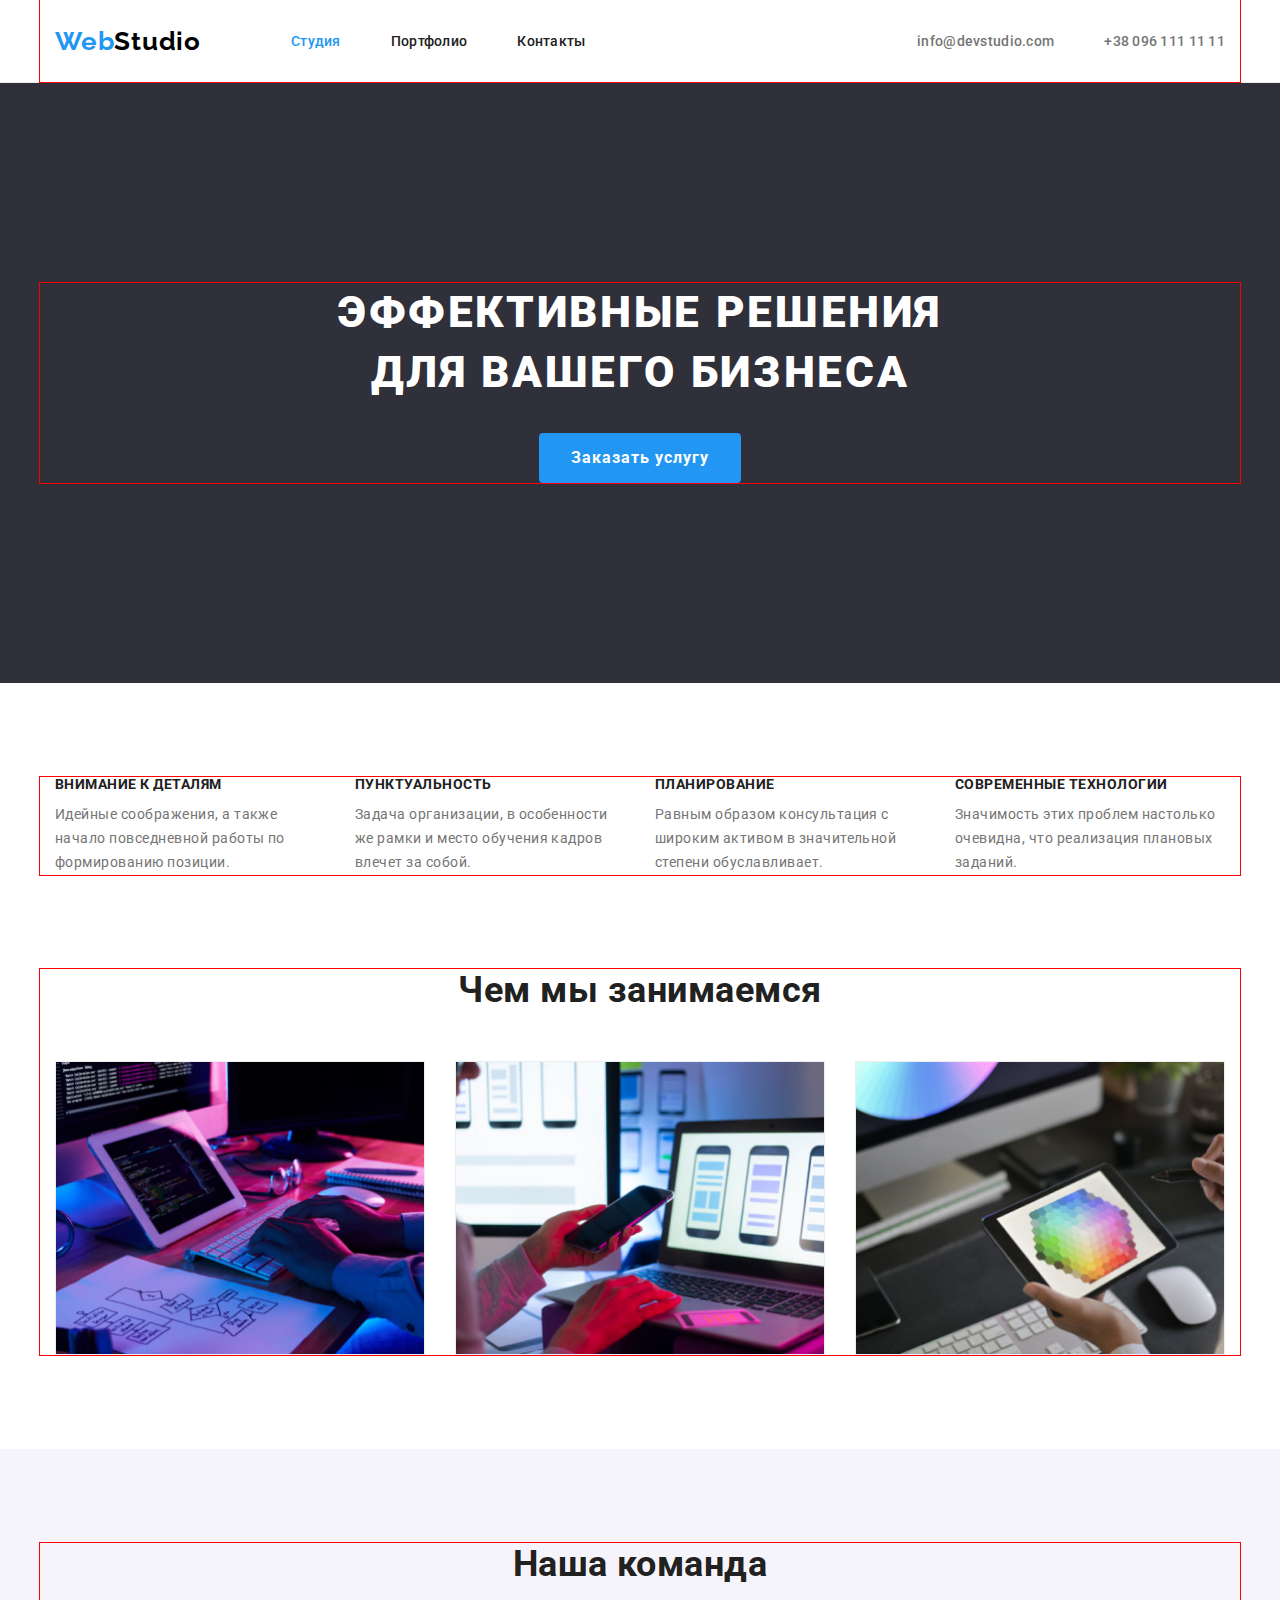
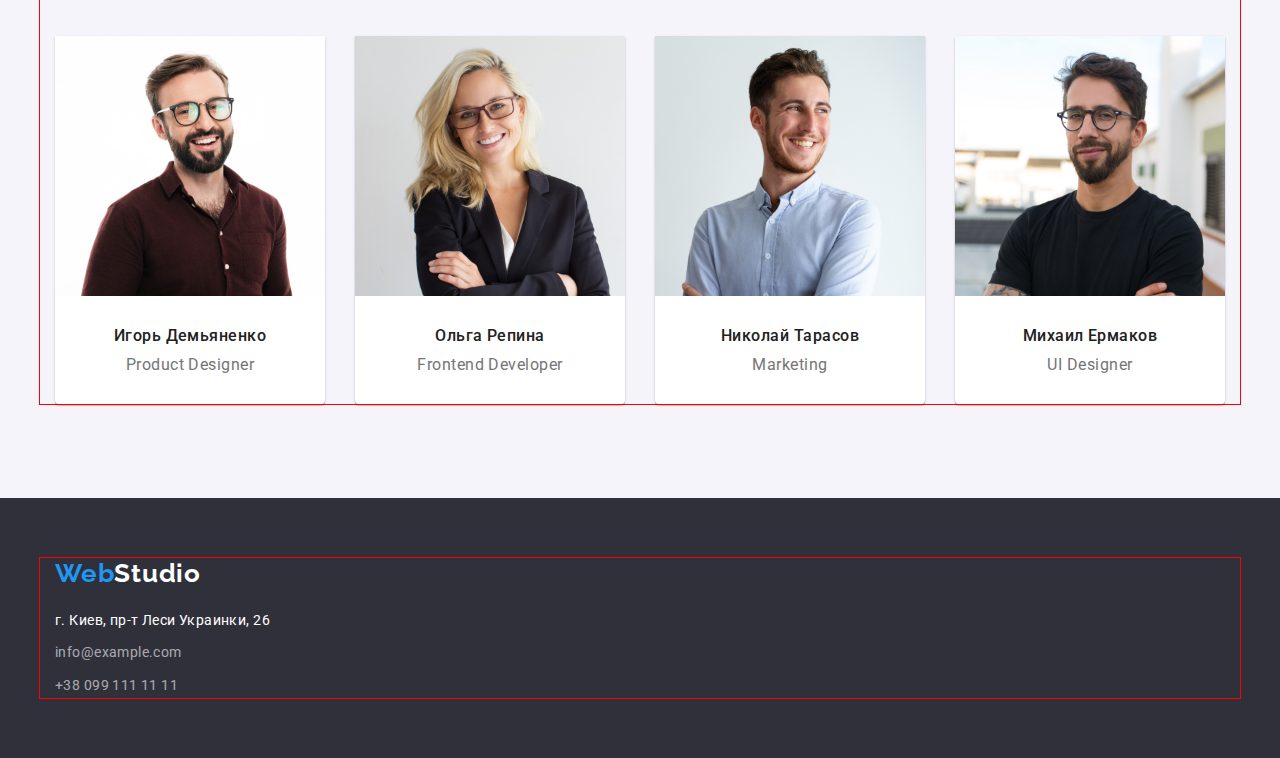
<file: index.html>
<!DOCTYPE html>
<html lang="ru">
  <head>
    <meta charset="UTF-8" />
    <meta http-equiv="X-UA-Compatible" content="IE=edge" />
    <meta name="viewport" content="width=device-width, initial-scale=1.0" />
    <title>WebStudio</title>

    <!--fonts-->

    <link rel="preconnect" href="https://fonts.googleapis.com" />
    <link rel="preconnect" href="https://fonts.gstatic.com" crossorigin />
    <link
      href="https://fonts.googleapis.com/css2?family=Raleway:wght@700&family=Roboto:wght@400;500;700;900&display=swap"
      rel="stylesheet"
    />

    <!--normolaize styles-->

    <link
      rel="stylesheet"
      href="https://cdn.jsdelivr.net/npm/modern-normalize@1.1.0/modern-normalize.min.css"
    />

    <!--castom styles-->

    <link rel="stylesheet" href="./css/styles.css" />
  </head>

  <body>
    <!-- heder -->

    <header class="heder">
      <div class="container section-flex">
        <nav class="heder-nav section-flex">
          <a class="logo-web logo-heder link" href="./index.html"
            >Web<span class="logo-studio">Studio</span></a
          >
          <ul class="list section-flex heder-padding">
            <li class="heder-list-item">
              <a class="heder-link link current" href="./index.html">Студия</a>
            </li>
            <li class="heder-list-item">
              <a class="heder-link link" href="./portfolio.html">Портфолио</a>
            </li>
            <li class="heder-list-item">
              <a class="heder-link link" href="./index.html">Контакты</a>
            </li>
          </ul>
        </nav>

        <ul class="section-flex list heder-group heder-padding">
          <li class="heder-group-item">
            <a class="heder-contact link" href="mailito:info@devstudio.com">info@devstudio.com</a>
          </li>
          <li class="heder-group-item">
            <a class="heder-contact link" href="tel:+380961111111">+38 096 111 11 11</a>
          </li>
        </ul>
      </div>
    </header>

    <!-- main -->

    <main>
      <!-- section hero -->

      <section class="hero-background">
        <div class="container">
          <h1 class="section-one-h1">Эффективные решения для вашего бизнеса</h1>
          <button class="btn-one btn" type="button">Заказать услугу</button>
        </div>
      </section>

      <!-- section best  -->

      <section class="section">
        <div class="container">
          <h2 class="visually-hidden">Особенности и преимущества</h2>
          <ul class="list best-list card-set">
            <li class="card-set-best">
              <h3 class="section-one-h3-best">Внимание к деталям</h3>
              <p class="section-one-p-best">
                Идейные соображения, а также начало повседневной работы по формированию позиции.
              </p>
            </li>

            <li class="card-set-best">
              <h3 class="section-one-h3-best">Пунктуальность</h3>
              <p class="section-one-p-best">
                Задача организации, в особенности же рамки и место обучения кадров влечет за собой.
              </p>
            </li>

            <li class="card-set-best">
              <h3 class="section-one-h3-best">Планирование</h3>
              <p class="section-one-p-best">
                Равным образом консультация с широким активом в значительной степени обуславливает.
              </p>
            </li>

            <li class="card-set-best">
              <h3 class="section-one-h3-best">Современные технологии</h3>
              <p class="section-one-p-best">
                Значимость этих проблем настолько очевидна, что реализация плановых заданий.
              </p>
            </li>
          </ul>
        </div>
      </section>

      <!-- section work  -->

      <section class="section section-top">
        <div class="container">
          <h2 class="section-one-h2 work-botoom">Чем мы занимаемся</h2>
          <ul class="list card-set">
            <li class="card-set-item">
              <img class="img" src="./images/hw1-1.jpg" alt="набор кода" width="370" height="294" />
            </li>
            <li class="card-set-item">
              <img
                class="img"
                src="./images/hw1-2.jpg"
                alt="работа на ноутбуке"
                width="370"
                height="294"
              />
            </li>
            <li class="card-set-item">
              <img
                class="img"
                src="./images/hw1-3.jpg"
                alt="работа в приложении на планшете"
                width="370"
                height="294"
              />
            </li>
          </ul>
        </div>
      </section>

      <!-- section team  -->

      <section class="section team-background">
        <div class="container">
          <h2 class="section-one-h2">Наша команда</h2>

          <ul class="list card-set">
            <li class="team-border">
              <img
                class="img"
                src="./images/hw1-4.jpg"
                alt="фото Игорь Демьяненко"
                width="270"
                height="260"
              />
              <div class="team-title">
                <h3 class="section-one-h3-team">Игорь Демьяненко</h3>
                <p lang="en" class="section-one-p-team">Product Designer</p>
              </div>
            </li>

            <li class="team-border">
              <img
                class="img"
                src="./images/hw1-5.jpg"
                alt="фото Ольга Репина"
                width="270"
                height="260"
              />
              <div class="team-title">
                <h3 class="section-one-h3-team">Ольга Репина</h3>
                <p lang="en" class="section-one-p-team">Frontend Developer</p>
              </div>
            </li>

            <li class="team-border">
              <img
                class="img"
                src="./images/hw1-6.jpg"
                alt="фото Николай Тарасов"
                width="270"
                height="260"
              />
              <div class="team-title">
                <h3 class="section-one-h3-team">Николай Тарасов</h3>
                <p lang="en" class="section-one-p-team">Marketing</p>
              </div>
            </li>

            <li class="team-border">
              <img
                class="img"
                src="./images/hw1-7.jpg"
                alt="фото Михаил Ермаков"
                width="270"
                height="260"
              />
              <div class="team-title">
                <h3 class="section-one-h3-team">Михаил Ермаков</h3>
                <p lang="en" class="section-one-p-team">UI Designer</p>
              </div>
            </li>
          </ul>
        </div>
      </section>
    </main>

    <!-- footer -->

    <footer class="footer">
      <div class="container">
        <a class="logo-web link" href="./index.html"
          >Web<span class="footer-logo-studio">Studio</span></a
        >

        <address class="address footer-address-top">
          <ul class="list">
            <li class="footer-contact-position">
              <a
                class="footer-address link"
                href="https://goo.gl/maps/yNYyYPv2zE2rzLxP9"
                target="_blank"
                rel="noopener noreferrer"
                >г. Киев, пр-т Леси Украинки, 26</a
              >
            </li>
            <li class="footer-contact-position">
              <a class="footer-contact link" href="mailito:info@example.com">info@example.com</a>
            </li>
            <li class="footer-contact-position">
              <a class="footer-contact link" href="tel:+380991111111">+38 099 111 11 11</a>
            </li>
          </ul>
        </address>
      </div>
    </footer>
  </body>
</html>
</file>
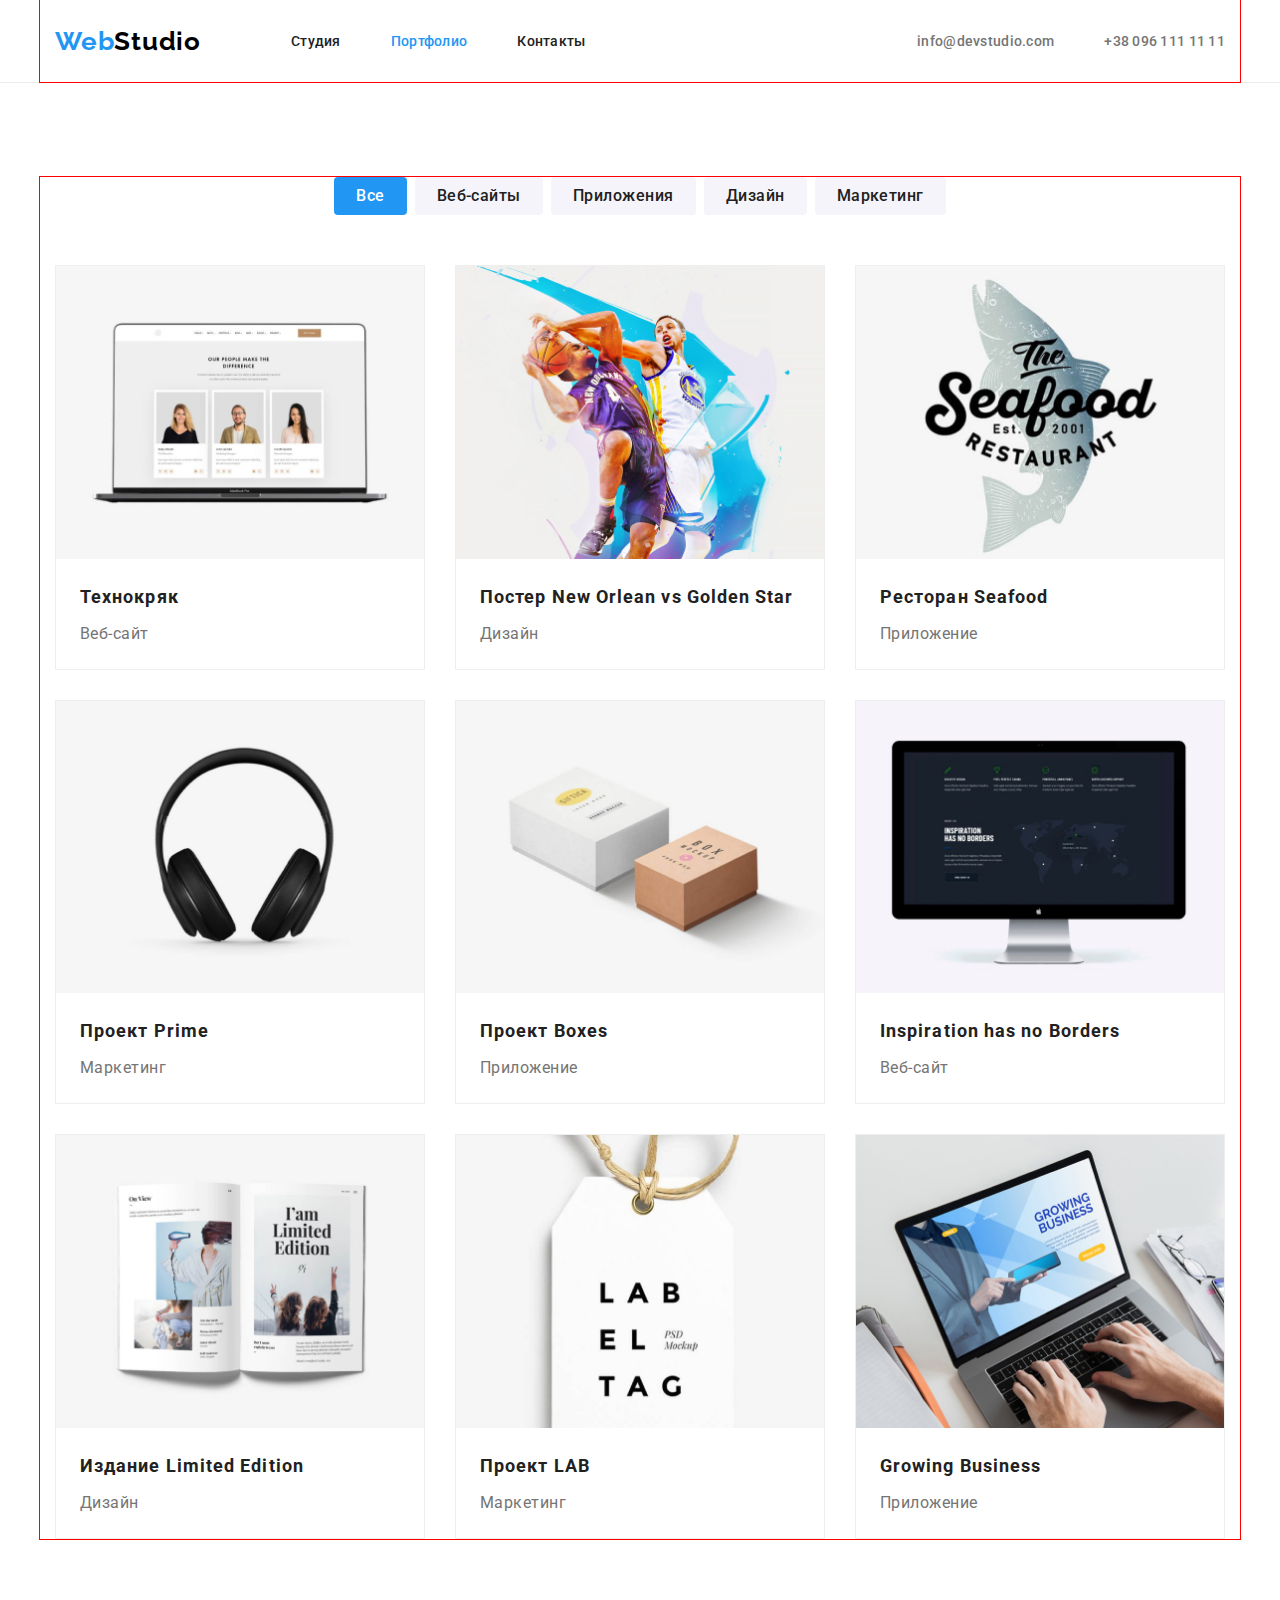
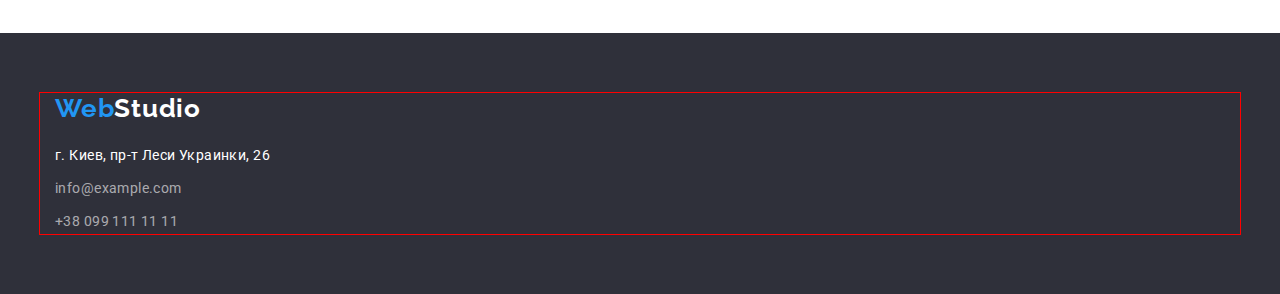
<file: portfolio.html>
<!DOCTYPE html>
<html lang="ru">
  <head>
    <meta charset="UTF-8" />
    <meta http-equiv="X-UA-Compatible" content="IE=edge" />
    <meta name="viewport" content="width=device-width, initial-scale=1.0" />
    <title>Portfolio</title>

    <!--fonts-->

    <link rel="preconnect" href="https://fonts.googleapis.com" />
    <link rel="preconnect" href="https://fonts.gstatic.com" crossorigin />
    <link
      href="https://fonts.googleapis.com/css2?family=Raleway:wght@700&family=Roboto:wght@400;500;700;900&display=swap"
      rel="stylesheet"
    />

    <!--normolaize styles-->

    <link
      rel="stylesheet"
      href="https://cdn.jsdelivr.net/npm/modern-normalize@1.1.0/modern-normalize.min.css"
    />

    <!--castom styles-->

    <link rel="stylesheet" href="./css/styles.css" />
  </head>

  <body>
    <!-- heder -->

    <header class="heder">
      <div class="container section-flex">
        <nav class="heder-nav section-flex">
          <a class="logo-web logo-heder link" href="./index.html"
            >Web<span class="logo-studio">Studio</span></a
          >
          <ul class="list section-flex heder-padding">
            <li class="heder-list-item">
              <a class="heder-link link" href="./index.html">Студия</a>
            </li>
            <li class="heder-list-item">
              <a class="heder-link link current" href="./portfolio.html">Портфолио</a>
            </li>
            <li class="heder-list-item">
              <a class="heder-link link" href="./index.html">Контакты</a>
            </li>
          </ul>
        </nav>

        <ul class="section-flex list heder-group heder-padding">
          <li class="heder-group-item">
            <a class="heder-contact link" href="mailito:info@devstudio.com">info@devstudio.com</a>
          </li>
          <li class="heder-group-item">
            <a class="heder-contact link" href="tel:+380961111111">+38 096 111 11 11</a>
          </li>
        </ul>
      </div>
    </header>

    <!-- main -->

    <main>
      <!-- section portfolio -->

      <section class="section">
        <div class="container">
          <h1 class="visually-hidden">Портфолио</h1>

          <ul class="list list-portfolio-container section-flex">
            <li class="btn-right">
              <button class="btn-portfolio btn btn-colored" type="button">Все</button>
            </li>
            <li class="btn-right">
              <button class="btn-portfolio btn" type="button">Веб-сайты</button>
            </li>
            <li class="btn-right">
              <button class="btn-portfolio btn" type="button">Приложения</button>
            </li>
            <li class="btn-right">
              <button class="btn-portfolio btn" type="button">Дизайн</button>
            </li>
            <li class="btn-right">
              <button class="btn-portfolio btn" type="button">Маркетинг</button>
            </li>
          </ul>

          <ul class="list card-set card-top">
            <li class="card-set-item">
              <img
                class="img"
                src="./images/hw-2-01.jpg"
                alt="Работающий ноутбук"
                width="370"
                height="294"
              />
              <div class="text-padding">
                <h2 class="portfolio-h2-style">Технокряк</h2>
                <p class="pottfolio-p-style">Веб-сайт</p>
              </div>
            </li>

            <li class="card-set-item">
              <img
                class="img"
                src="./images/hw-2-02.jpg"
                alt="Два баскетболиста в борьбе за мячь"
                width="370"
                height="294"
              />
              <div class="text-padding">
                <h2 class="portfolio-h2-style">Постер New Orlean vs Golden Star</h2>
                <p class="pottfolio-p-style">Дизайн</p>
              </div>
            </li>

            <li class="card-set-item">
              <img
                class="img"
                src="./images/hw-2-03.jpg"
                alt="Логотип ресторана"
                width="370"
                height="294"
              />
              <div class="text-padding">
                <h2 class="portfolio-h2-style">Ресторан Seafood</h2>
                <p class="pottfolio-p-style">Приложение</p>
              </div>
            </li>

            <li class="card-set-item">
              <img
                class="img"
                src="./images/hw-2-04.jpg"
                alt="Изображение наушников"
                width="370"
                height="294"
              />
              <div class="text-padding">
                <h2 class="portfolio-h2-style">Проект Prime</h2>
                <p class="pottfolio-p-style">Маркетинг</p>
              </div>
            </li>

            <li class="card-set-item">
              <img
                class="img"
                src="./images/hw-2-05.jpg"
                alt="Изображение двух коробок"
                width="370"
                height="294"
              />
              <div class="text-padding">
                <h2 class="portfolio-h2-style">Проект Boxes</h2>
                <p class="pottfolio-p-style">Приложение</p>
              </div>
            </li>

            <li class="card-set-item">
              <img
                class="img"
                src="./images/hw-2-06.jpg"
                alt="Монитор Aplle"
                width="370"
                height="294"
              />
              <div class="text-padding">
                <h2 lang="en" class="portfolio-h2-style">Inspiration has no Borders</h2>
                <p class="pottfolio-p-style">Веб-сайт</p>
              </div>
            </li>

            <li class="card-set-item">
              <img
                class="img"
                src="./images/hw-2-07.jpg"
                alt="Разворот журнала"
                width="370"
                height="294"
              />
              <div class="text-padding">
                <h2 class="portfolio-h2-style">Издание Limited Edition</h2>
                <p class="pottfolio-p-style">Дизайн</p>
              </div>
            </li>

            <li class="card-set-item">
              <img
                class="img"
                src="./images/hw-2-08.jpg"
                alt="Изображение этикетки LAB"
                width="370"
                height="294"
              />
              <div class="text-padding">
                <h2 class="portfolio-h2-style">Проект LAB</h2>
                <p class="pottfolio-p-style">Маркетинг</p>
              </div>
            </li>

            <li class="card-set-item">
              <img
                class="img"
                src="./images/hw-2-09.jpg"
                alt="Работа в приложении Growing Business на ноутбуке"
                width="370"
                height="294"
              />
              <div class="text-padding">
                <h2 lang="en" class="portfolio-h2-style">Growing Business</h2>
                <p class="pottfolio-p-style">Приложение</p>
              </div>
            </li>
          </ul>
        </div>
      </section>
    </main>

    <!-- footer -->

    <footer class="footer">
      <div class="container">
        <a class="logo-web link" href="./index.html"
          >Web<span class="footer-logo-studio">Studio</span></a
        >

        <address class="address footer-address-top">
          <ul class="list">
            <li class="footer-contact-position">
              <a
                class="footer-address link"
                href="https://goo.gl/maps/yNYyYPv2zE2rzLxP9"
                target="_blank"
                rel="noopener noreferrer"
                >г. Киев, пр-т Леси Украинки, 26</a
              >
            </li>
            <li class="footer-contact-position">
              <a class="footer-contact link" href="mailito:info@example.com">info@example.com</a>
            </li>
            <li class="footer-contact-position">
              <a class="footer-contact link" href="tel:+380991111111">+38 099 111 11 11</a>
            </li>
          </ul>
        </address>
      </div>
    </footer>
  </body>
</html>
</file>
<file: css/styles.css>
:root { 

/* fonts */

--main-font: "Roboto", sans-serif;
--secondary-font: "Raleway";

   


/* text color */

--accent-txt-color: #2196F3;
--txt-black: #000000;
--txt-white: #FFFFFF;
--txt-deep-grey: #212121;
--txt-light-gray: #F5F4FA;
--txt-gray: #757575 ;
--txt-gray-glass: rgba(255, 255, 255, 0.6);

/* bg color */

--heder-footer: #2F303A;

/* others */

}

body
 {
    font-family: var(--main-font);
    font-size: 16px;
    letter-spacing: 0.03em;
    color: var(--txt-gray);
    background-color: #FFFFFF;
}

/* resrt */

h1,
h2,
h3,
h4,
h5,
h6,
p,
img {
    margin: 0;
}
 

.img {
    display: block;
    max-width: 100%;
    height: auto;
    
}

.address {
    font-style: normal;
}



/* comon styles start */


.section {
    padding-top: 94px;
    padding-bottom: 94px;
}

.container {
    width: 1200px;
    padding-left: 15px;
    padding-right: 15px;
    margin-left: auto;
    margin-right: auto;
    outline: 1px solid red;
}

.section-flex {
    display: flex;
}

.visually-hidden {
    position: absolute;
    width: 1px;
    height: 1px;
    margin: -1px;
    border: 0;
    padding: 0;

    white-space: nowrap;
    clip-path: inset(100%);
    clip: rect(0 0 0 0);
    overflow: hidden;
}

.link {
    text-decoration: none;
}

.list {
    list-style: none;
    margin: 0;
    padding: 0;
}
 
.logo-web {
    font-family: var(--secondary-font);
    font-weight: 700;
    font-size: 26px;
    line-height: 1.19;
    letter-spacing: 0.03em;
    color: var(--accent-txt-color)}

.btn {
    display: block;
    font-size: 16px;
    text-align: center;
    margin: 0 auto;
    cursor: pointer;
    border-radius: 4px;
    border: none;
}
 
.card-set {
    display: flex;
    flex-wrap: wrap;
    gap: 30px;
}




/* comon styles end */




/* heder */

.heder {
   border-bottom: 1px solid #ECECEC;
    }
        
   

.heder-nav {
    align-items: center;
}

.logo-heder {
    margin-right: 90px;

}

.logo-studio {
    color: var(--txt-black);}



.heder-list-item:not(:last-child) {
    margin-right: 50px;}


.heder-link {   
    font-weight: 500;
    font-size: 14px;
    line-height: 1.14;
    letter-spacing: 0.02em;
    color: var(--txt-deep-grey);
    }

.heder-padding{
    padding-top: 32px;
    padding-bottom: 32px;
}


.heder-group  { 
    margin-left: auto;
    }
.heder-group-item:not(:last-child) {
    margin-right:  50px;
}

.heder-contact {
    font-weight: 500;
    font-size: 14px;
    line-height: 1.14;
    letter-spacing: 0.02em;
    color: var(--txt-gray);
    }

.heder-contact:hover,
.heder-contact:focus,
.heder-link:hover,
.heder-link:focus,
.current
{color: var(--accent-txt-color);}






/* main */


/* section hero */

.hero-background {

    background-color: var(--heder-footer);
    text-align: center;
    padding: 200px 0;
 }
 
.section-one-h1 { 
    
    font-weight: 900;
    font-size: 44px;
    line-height: 1.36;
    width: 696px;
    letter-spacing: 0.06em;
    text-transform: uppercase;
    color: var(--txt-white);
    margin-right: auto;
    margin-left: auto;
    
       
}


.btn-one {
    font-weight: 700;
    line-height: 1.88;
    letter-spacing: 0.06em; 
    color: var(--txt-white);
    background-color:var(--accent-txt-color);
    padding: 10px 32px;
    margin-top: 30px;
    margin-right: auto;
    margin-left: auto;
    

}


.btn-one:hover,
.btn-one:focus,
.btn-one:active {
    color: var(--txt-white);
    background-color: #188CE8;
}

/* section best */

.section-one-h2 {
    
    font-size: 36px;
    line-height: 1.17;
    text-align: center;
    color: var(--txt-deep-grey);
    margin-bottom: 50px;
}



.section-one-h3-best {
    
    font-size: 14px;
    line-height: 1.14;
    text-transform: uppercase;
    color: var(--txt-deep-grey);
    margin-bottom: 10px;
}
    
.section-one-p-best {
    font-size: 14px;
    line-height: 1.71;
    
}
.card-set-best {
    width: 270px;
}

/* section work */

.section-top {
   padding-top: 0; 
}



/* section team */

.team-background {
    background-color: #F5F4FA;;
}


.team-border {
    background: #FFFFFF;
    box-shadow: 0px 1px 3px rgba(0, 0, 0, 0.12), 0px 1px 1px rgba(0, 0, 0, 0.14), 0px 2px 1px rgba(0, 0, 0, 0.2);
    border-radius: 0px 0px 4px 4px;

}

.team-title {
    padding: 30px 0;
    text-align: center;

}

.section-one-h3-team {
    font-weight: 500;
    font-size: 16px;
    line-height: 1.19;
    color: var(--txt-deep-grey);
    margin-bottom: 10px;
    }

.section-one-p-team {
    line-height: 1.19;
    
} 





/* section-portfolio */  



.list-portfolio-container {
        justify-content: center;
        
      }

.btn-portfolio {
        padding: 6px 22px;
        font-family: inherit;
        font-weight: 500;
        line-height: 1.62;
        letter-spacing: 0.03em;
        color: var(--txt-deep-grey);
        background-color: transparent;
        background-color: var(--txt-light-gray);
}

.btn-right:not(:last-child) {
    margin-right: 8px;
}

.btn-portfolio:hover,
.btn-portfolio:focus,
.btn-portfolio:active {
    color: var(--txt-white);
    background-color: var(--accent-txt-color);
}


.btn-colored {color: var(--txt-white); background-color: var(--accent-txt-color);}





.card-top {
    margin-top: 50px;
}
 


.card-set-item {
    width: 370px;
    background-color: #FFFFFF;
    border: 1px solid #EEEEEE;
    
       
    }
.text-padding {
padding: 20px 24px;
}

.portfolio-h2-style {
    
    font-size: 18px;
    line-height: 2;
    letter-spacing: 0.06em;
    color: var(--txt-deep-grey);
    margin-bottom: 4px;
    
    
} 

.pottfolio-p-style {
    line-height: 1.88;
    color: var(--txt-gray);
}




    
/* footer */

.footer {
    background-color: var(--heder-footer);
    padding-top: 60px;
    padding-bottom: 60px; 
}

.footer-logo-studio {
color: var(--txt-white);
}

.footer-address-top {
     margin-top: 20px;
    } 

.footer-contact-position:not(:last-child) {
    margin-bottom: 9px;
}


.footer-address {
    font-size: 14px;
    line-height: 1.71;
    letter-spacing: 0.03em;
    color: var(--txt-white);
    
    
}


.footer-contact {
    font-size: 14px;
    line-height: 1.71;
    letter-spacing: 0.03em;
    color: var(--txt-gray-glass);
        
}



.footer-contact:hover,
.footer-contact:focus {
    color: var(--accent-txt-color);}
</file>
